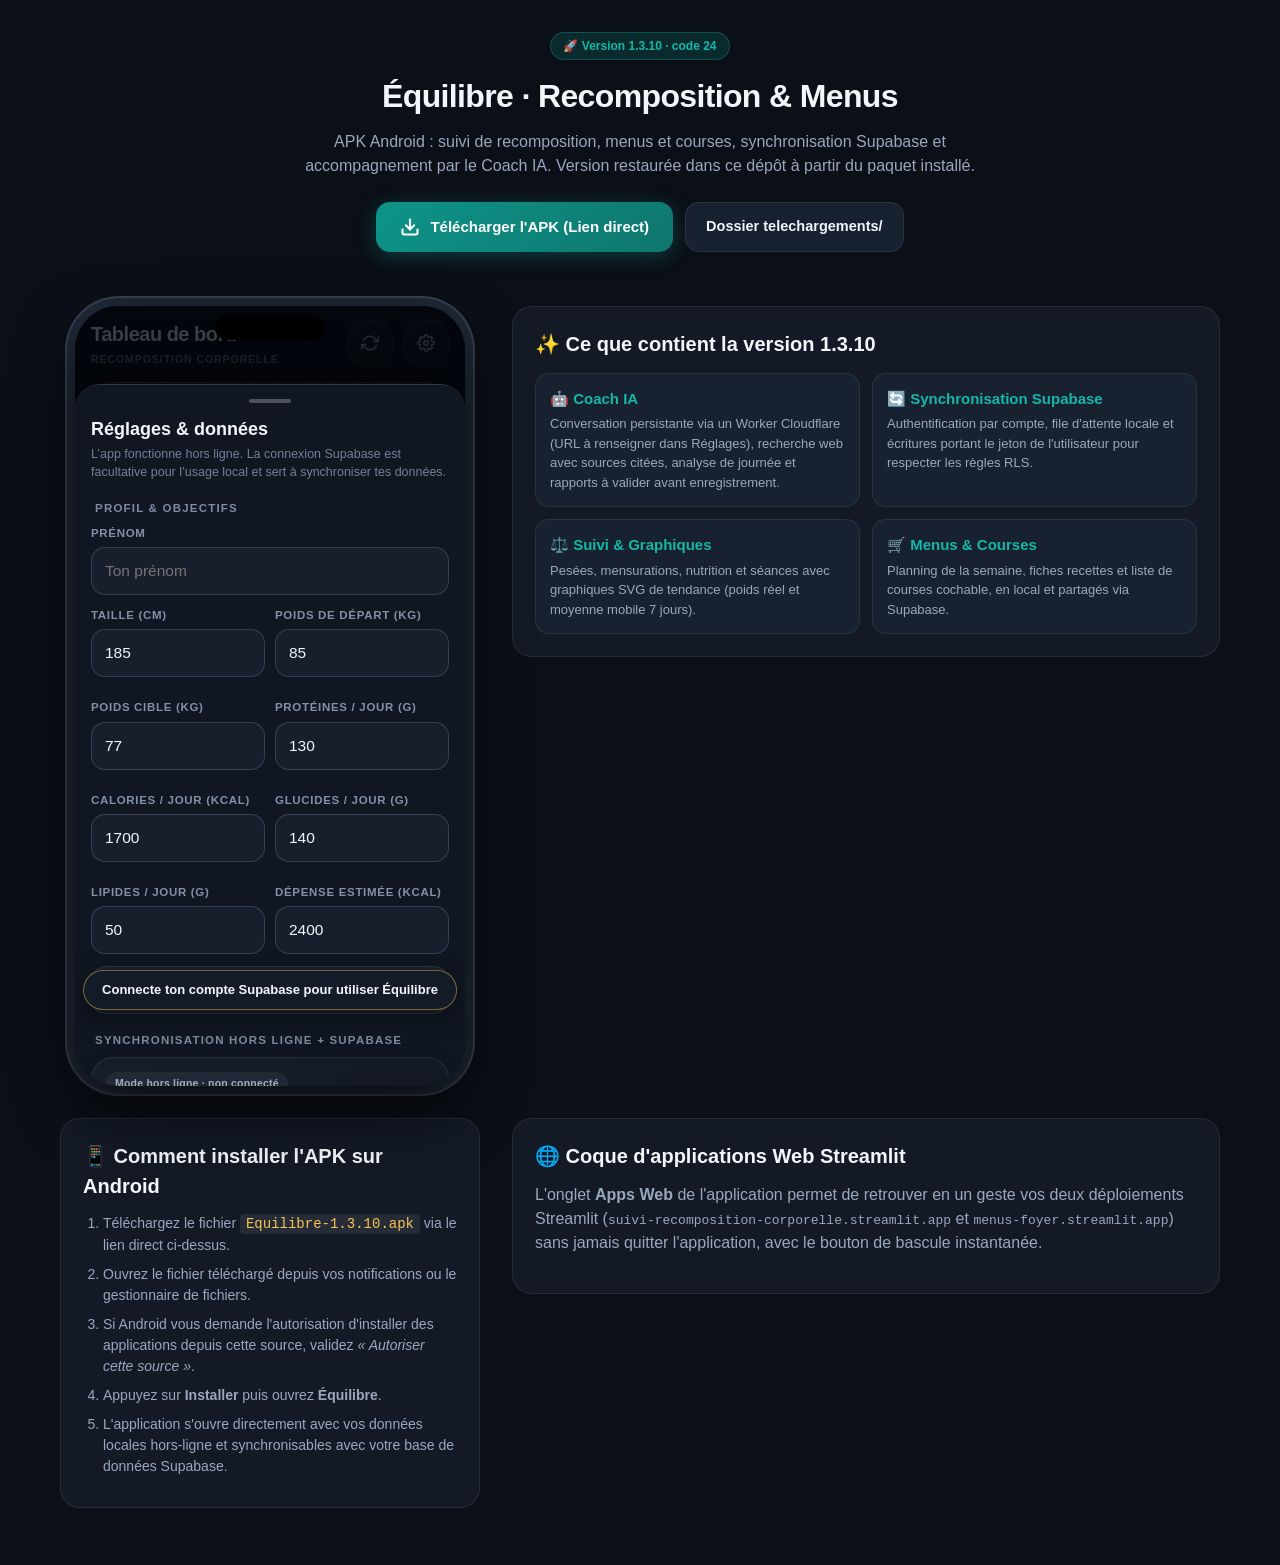
<file: index.html>
<!DOCTYPE html>
<html lang="fr">
<head>
    <meta charset="utf-8">
    <meta name="viewport" content="width=device-width, initial-scale=1">
    <title>Équilibre 1.3.10 — APK Android & Aperçu</title>
    <style>
        :root {
            --bg: #0B0F17;
            --card: #131A26;
            --card-2: #18212F;
            --line: rgba(255, 255, 255, 0.08);
            --teal: #0D9488;
            --teal-light: #14B8A6;
            --txt: #F2F5FA;
            --txt-2: #9AA7BC;
            --txt-3: #6B7789;
            --gold: #F5C451;
            --up: #10B981;
        }
        * { box-sizing: border-box; }
        body {
            margin: 0;
            padding: 0;
            background: var(--bg);
            color: var(--txt);
            font-family: -apple-system, BlinkMacSystemFont, "Segoe UI", Roboto, sans-serif;
            line-height: 1.5;
        }
        .header {
            padding: 32px 20px 24px;
            text-align: center;
            max-width: 900px;
            margin: 0 auto;
        }
        .badge {
            display: inline-flex;
            align-items: center;
            gap: 6px;
            padding: 4px 12px;
            border-radius: 999px;
            font-size: 12px;
            font-weight: 700;
            background: rgba(13, 148, 136, 0.2);
            color: var(--teal-light);
            border: 1px solid rgba(13, 148, 136, 0.4);
            margin-bottom: 12px;
        }
        h1 {
            font-size: 32px;
            font-weight: 800;
            margin: 0 0 10px;
            letter-spacing: -0.02em;
        }
        p.lead {
            font-size: 16px;
            color: var(--txt-2);
            max-width: 680px;
            margin: 0 auto 24px;
        }
        .actions {
            display: flex;
            flex-wrap: wrap;
            gap: 12px;
            justify-content: center;
            margin-bottom: 30px;
        }
        .btn-telecharger {
            display: inline-flex;
            align-items: center;
            gap: 10px;
            background: linear-gradient(135deg, var(--teal), #0F766E);
            color: #FFFFFF;
            font-weight: 750;
            font-size: 15px;
            padding: 13px 24px;
            border-radius: 14px;
            text-decoration: none;
            box-shadow: 0 4px 20px rgba(13, 148, 136, 0.35);
            transition: transform .12s ease, opacity .2s ease;
        }
        .btn-telecharger:hover { transform: translateY(-1px); }
        .btn-telecharger:active { transform: translateY(1px); }
        .btn-secondaire {
            display: inline-flex;
            align-items: center;
            gap: 8px;
            background: var(--card-2);
            color: var(--txt);
            font-weight: 650;
            font-size: 14.5px;
            padding: 13px 20px;
            border-radius: 14px;
            text-decoration: none;
            border: 1px solid var(--line);
        }
        .container {
            max-width: 1200px;
            margin: 0 auto;
            padding: 0 20px 40px;
            display: grid;
            grid-template-columns: 1fr;
            gap: 32px;
        }
        @media (min-width: 900px) {
            .container {
                grid-template-columns: 420px 1fr;
                align-items: start;
            }
        }
        /* Cadre mobile */
        .mockup-wrapper {
            position: sticky;
            top: 20px;
            display: flex;
            justify-content: center;
        }
        .phone-frame {
            width: 390px;
            height: 780px;
            background: #000000;
            border-radius: 44px;
            box-shadow: 0 25px 60px rgba(0, 0, 0, 0.7), 0 0 0 8px #1F2937, 0 0 0 10px #374151;
            overflow: hidden;
            position: relative;
        }
        .phone-island {
            position: absolute;
            top: 10px;
            left: 50%;
            transform: translateX(-50%);
            width: 110px;
            height: 24px;
            background: #000;
            border-radius: 16px;
            z-index: 100;
        }
        .phone-frame iframe {
            width: 100%;
            height: 100%;
            border: 0;
            display: block;
        }
        /* Contenu descriptif */
        .content-card {
            background: var(--card);
            border: 1px solid var(--line);
            border-radius: 20px;
            padding: 22px;
            margin-bottom: 18px;
        }
        .content-card h2 {
            margin: 0 0 12px;
            font-size: 20px;
            font-weight: 750;
            color: var(--txt);
        }
        .grid-features {
            display: grid;
            grid-template-columns: 1fr 1fr;
            gap: 12px;
            margin-top: 14px;
        }
        .feature-item {
            background: var(--card-2);
            border: 1px solid var(--line);
            border-radius: 14px;
            padding: 14px;
        }
        .feature-item h3 {
            margin: 0 0 4px;
            font-size: 15px;
            font-weight: 700;
            color: var(--teal-light);
        }
        .feature-item p {
            margin: 0;
            font-size: 13px;
            color: var(--txt-2);
        }
        .instructions ol {
            padding-left: 20px;
            color: var(--txt-2);
            margin: 8px 0;
        }
        .instructions li {
            margin-bottom: 8px;
            font-size: 14px;
        }
        .instructions code {
            background: rgba(255, 255, 255, 0.08);
            padding: 2px 6px;
            border-radius: 4px;
            color: var(--gold);
        }
    </style>
</head>
<body>
    <div class="header">
        <div class="badge">🚀 Version 1.3.10 · code 24</div>
        <h1>Équilibre · Recomposition & Menus</h1>
        <p class="lead">
            APK Android : suivi de recomposition, menus et courses, synchronisation Supabase
            et accompagnement par le Coach IA. Version restaurée dans ce dépôt à partir du paquet installé.
        </p>
        <div class="actions">
            <a href="telechargements/Equilibre-1.3.10.apk" class="btn-telecharger" id="btnDlDirect">
                <svg width="20" height="20" viewBox="0 0 24 24" fill="none" stroke="currentColor" stroke-width="2.5" stroke-linecap="round" stroke-linejoin="round">
                    <path d="M21 15v4a2 2 0 0 1-2 2H5a2 2 0 0 1-2-2v-4"></path>
                    <polyline points="7 10 12 15 17 10"></polyline>
                    <line x1="12" y1="15" x2="12" y2="3"></line>
                </svg>
                Télécharger l'APK (Lien direct)
            </a>
            <a href="https://github.com/flaviensaillard/suivi-recomposition/tree/main/telechargements" class="btn-secondaire" target="_blank">
                Dossier telechargements/
            </a>
        </div>
    </div>

    <div class="container">
        <!-- Mockup interactif -->
        <div class="mockup-wrapper">
            <div class="phone-frame">
                <div class="phone-island"></div>
                <iframe src="app/src/main/assets/www/index.html" title="Aperçu mobile Équilibre"></iframe>
            </div>
        </div>

        <!-- Détails de la version & Améliorations -->
        <div class="details">
            <div class="content-card">
                <h2>✨ Ce que contient la version 1.3.10</h2>
                <div class="grid-features">
                    <div class="feature-item">
                        <h3>🤖 Coach IA</h3>
                        <p>Conversation persistante via un Worker Cloudflare (URL à renseigner dans Réglages), recherche web avec sources citées, analyse de journée et rapports à valider avant enregistrement.</p>
                    </div>
                    <div class="feature-item">
                        <h3>🔄 Synchronisation Supabase</h3>
                        <p>Authentification par compte, file d'attente locale et écritures portant le jeton de l'utilisateur pour respecter les règles RLS.</p>
                    </div>
                    <div class="feature-item">
                        <h3>⚖️ Suivi & Graphiques</h3>
                        <p>Pesées, mensurations, nutrition et séances avec graphiques SVG de tendance (poids réel et moyenne mobile 7 jours).</p>
                    </div>
                    <div class="feature-item">
                        <h3>🛒 Menus & Courses</h3>
                        <p>Planning de la semaine, fiches recettes et liste de courses cochable, en local et partagés via Supabase.</p>
                    </div>
                </div>
                </div>
            </div>

            <div class="content-card instructions">
                <h2>📱 Comment installer l'APK sur Android</h2>
                <ol>
                    <li>Téléchargez le fichier <code>Equilibre-1.3.10.apk</code> via le lien direct ci-dessus.</li>
                    <li>Ouvrez le fichier téléchargé depuis vos notifications ou le gestionnaire de fichiers.</li>
                    <li>Si Android vous demande l'autorisation d'installer des applications depuis cette source, validez <em>« Autoriser cette source »</em>.</li>
                    <li>Appuyez sur <strong>Installer</strong> puis ouvrez <strong>Équilibre</strong>.</li>
                    <li>L'application s'ouvre directement avec vos données locales hors-ligne et synchronisables avec votre base de données Supabase.</li>
                </ol>
            </div>

            <div class="content-card">
                <h2>🌐 Coque d'applications Web Streamlit</h2>
                <p style="color: var(--txt-2); margin-top: 0;">
                    L'onglet <strong>Apps Web</strong> de l'application permet de retrouver en un geste vos deux déploiements Streamlit (<code>suivi-recomposition-corporelle.streamlit.app</code> et <code>menus-foyer.streamlit.app</code>) sans jamais quitter l'application, avec le bouton de bascule instantanée.
                </p>
            </div>
        </div>
    </div>
</body>
</html>
</file>
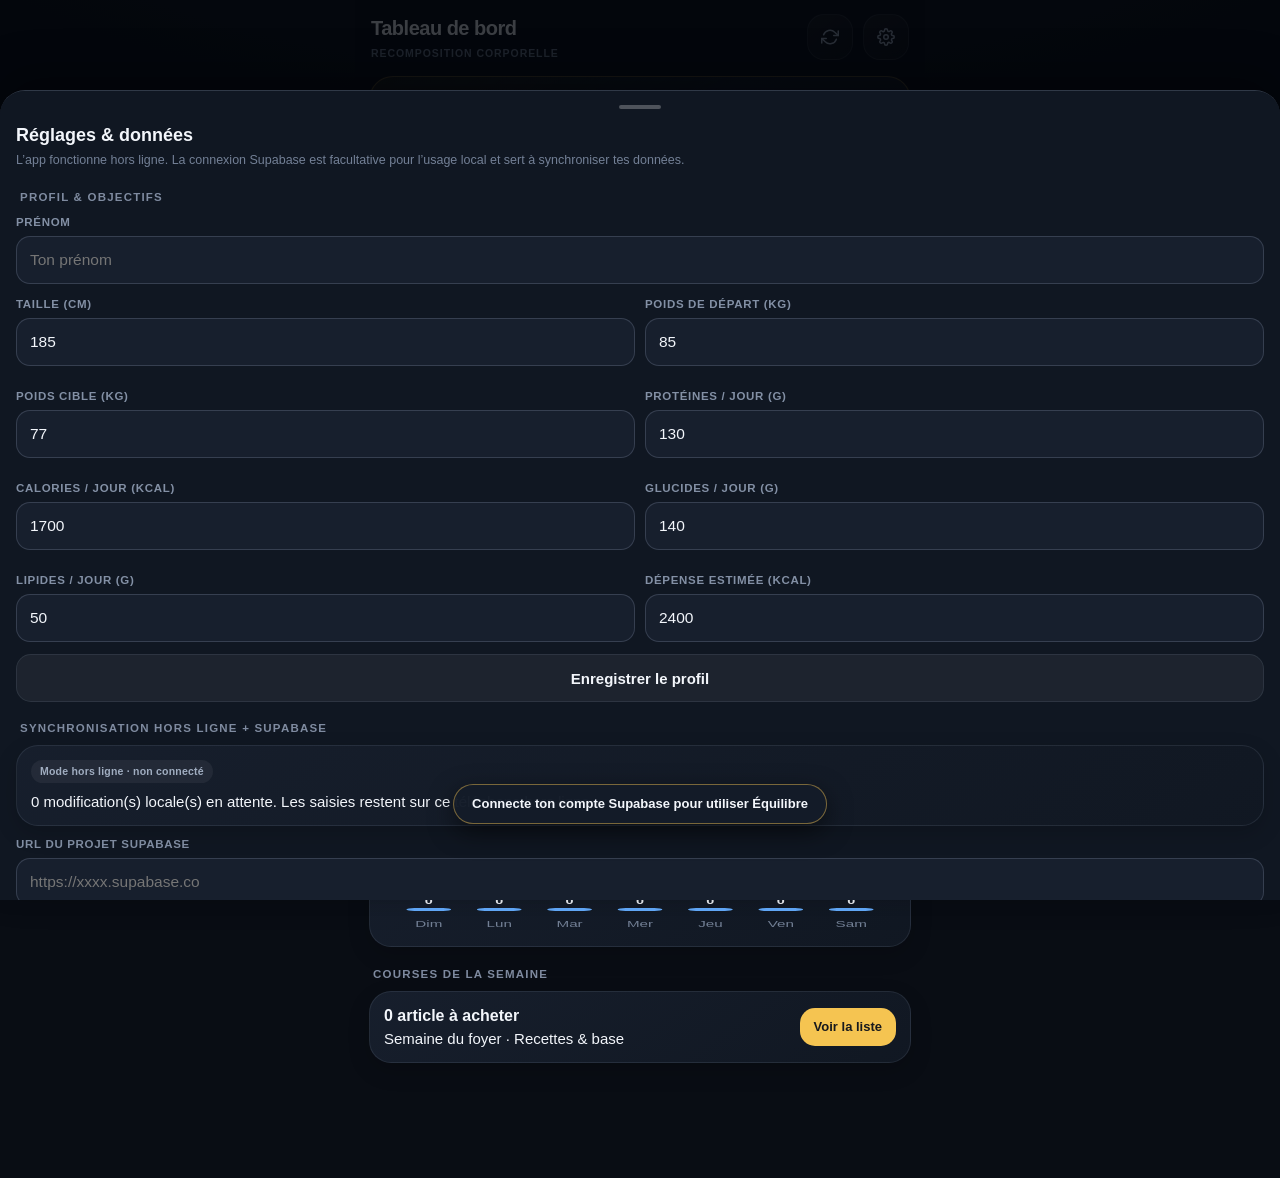
<file: app/src/main/assets/www/index.html>
<!DOCTYPE html>
<html lang="fr">
<head>
    <meta charset="utf-8">
    <meta name="viewport" content="width=device-width, initial-scale=1, maximum-scale=1, user-scalable=no, viewport-fit=cover">
    <meta name="theme-color" content="#090D14">
    <meta name="apple-mobile-web-app-capable" content="yes">
    <meta name="apple-mobile-web-app-status-bar-style" content="black-translucent">
    <title>Équilibre · Recomposition Corporelle</title>
    <link rel="stylesheet" href="css/app.css">
</head>
<body>
    <div id="app">
        <!-- Barre supérieure -->
        <header class="topbar">
            <h1 id="titreOnglet">
                Tableau de bord
                <span class="sub" id="sousTitre">recomposition corporelle</span>
            </h1>
            <button class="iconbtn" id="btnRefresh" title="Actualiser" aria-label="Actualiser">
                <svg width="18" height="18" viewBox="0 0 24 24" fill="none" stroke="currentColor" stroke-width="2" stroke-linecap="round" stroke-linejoin="round">
                    <polyline points="23 4 23 10 17 10"></polyline>
                    <polyline points="1 20 1 14 7 14"></polyline>
                    <path d="M3.51 9a9 9 0 0 1 14.85-3.36L23 10M1 14l4.64 4.36A9 9 0 0 0 20.49 15"></path>
                </svg>
            </button>
            <button class="iconbtn" id="btnReglages" title="Objectifs & Paramètres" aria-label="Objectifs & Paramètres">
                <svg width="18" height="18" viewBox="0 0 24 24" fill="none" stroke="currentColor" stroke-width="2" stroke-linecap="round" stroke-linejoin="round">
                    <circle cx="12" cy="12" r="3"></circle>
                    <path d="M19.4 15a1.65 1.65 0 0 0 .33 1.82l.06.06a2 2 0 1 1-2.83 2.83l-.06-.06a1.65 1.65 0 0 0-1.82-.33 1.65 1.65 0 0 0-1 1.51V21a2 2 0 1 1-4 0v-.09A1.65 1.65 0 0 0 9 19.4a1.65 1.65 0 0 0-1.82.33l-.06.06a2 2 0 1 1-2.83-2.83l.06-.06a1.65 1.65 0 0 0 .33-1.82 1.65 1.65 0 0 0-1.51-1H3a2 2 0 1 1 0-4h.09A1.65 1.65 0 0 0 4.6 9a1.65 1.65 0 0 0-.33-1.82l-.06-.06a2 2 0 1 1 2.83-2.83l.06.06a1.65 1.65 0 0 0 1.82.33H9a1.65 1.65 0 0 0 1-1.51V3a2 2 0 1 1 4 0v.09a1.65 1.65 0 0 0 1 1.51 1.65 1.65 0 0 0 1.82-.33l.06-.06a2 2 0 1 1 2.83 2.83l-.06.06a1.65 1.65 0 0 0-.33 1.82V9a1.65 1.65 0 0 0 1.51 1H21a2 2 0 1 1 0 4h-.09a1.65 1.65 0 0 0-1.51 1z"></path>
                </svg>
            </button>
        </header>

        <!-- Conteneur principal de la vue active -->
        <main id="view" class="enter"></main>

        <!-- Barre de navigation basse à 6 onglets -->
        <nav class="bottom" id="nav">
            <button data-onglet="bord" class="actif">
                <svg viewBox="0 0 24 24">
                    <rect x="3" y="3" width="7" height="9" rx="1"></rect>
                    <rect x="14" y="3" width="7" height="5" rx="1"></rect>
                    <rect x="14" y="12" width="7" height="9" rx="1"></rect>
                    <rect x="3" y="16" width="7" height="5" rx="1"></rect>
                </svg>
                <span>Bord</span>
            </button>
            <button data-onglet="pesee">
                <svg viewBox="0 0 24 24">
                    <path d="M12 3v18M3 9l9-6 9 6"></path>
                    <path d="M6 13l-3 6h6l-3-6zM18 13l-3 6h6l-3-6z"></path>
                </svg>
                <span>Pesée</span>
            </button>
            <button data-onglet="seances">
                <svg viewBox="0 0 24 24">
                    <path d="M6 5v14M18 5v14M2 9v6M22 9v6M6 12h12"></path>
                </svg>
                <span>Séances</span>
            </button>
            <button data-onglet="menus">
                <svg viewBox="0 0 24 24">
                    <path d="M18 8h1a4 4 0 0 1 0 8h-1"></path>
                    <path d="M2 8h16v9a4 4 0 0 1-4 4H6a4 4 0 0 1-4-4V8z"></path>
                    <line x1="6" y1="1" x2="6" y2="4"></line>
                    <line x1="10" y1="1" x2="10" y2="4"></line>
                    <line x1="14" y1="1" x2="14" y2="4"></line>
                </svg>
                <span>Menus</span>
            </button>
            <button data-onglet="nutrition">
                <svg viewBox="0 0 24 24">
                    <path d="M3 8h18v1a9 9 0 0 1-18 0V8z"></path>
                    <path d="M6 4v3M10 3v4M14 3v4M18 4v3"></path>
                    <path d="M12 18v3M8 21h8"></path>
                </svg>
                <span>Nutrition</span>
            </button>
            <button data-onglet="coach">
                <svg viewBox="0 0 24 24">
                    <path d="M12 3l1.2 4.2L17.5 9l-4.3 1.8L12 15l-1.2-4.2L6.5 9l4.3-1.8L12 3z"></path>
                    <path d="M19 14l.7 2.3L22 17l-2.3.7L19 20l-.7-2.3L16 17l2.3-.7L19 14z"></path>
                    <path d="M5 14l.8 2.2L8 17l-2.2.8L5 20l-.8-2.2L2 17l2.2-.8L5 14z"></path>
                </svg>
                <span>Coach IA</span>
            </button>
        </nav>

        <!-- Feuille modale tactile -->
        <div class="voile" id="voile"></div>
        <div class="feuille" id="feuille">
            <div class="poignee"></div>
            <div id="feuilleCorps"></div>
        </div>

        <!-- Notification Toast -->
        <div class="toast" id="toast"></div>
    </div>

    <!-- Scripts modulaires -->
    <script src="js/util.js"></script>
    <script src="js/models.js"></script>
    <script src="js/store.js"></script>
    <script src="js/net.js"></script>
    <script src="js/menu.js"></script>
    <script src="js/ui.js"></script>
    <script src="js/menu_views.js"></script>
    <script src="js/views.js"></script>
    <script src="js/coach.js"></script>
    <script src="js/app.js"></script>
</body>
</html>
</file>
<file: app/src/main/assets/www/css/app.css>
/* Équilibre — Feuille de style mobile ergonomique et fluide.
   Thème sombre moderne inspiré de MonPortefeuille2 :
   - cibles tactiles >= 44 px, typographie soignée et contrastée ;
   - cartes posées sur fond profond avec lueurs d'ambiance ;
   - animations matérielles fluides et transitions instantanées. */

:root {
    --bg: #0B0F17;
    --bg-2: #0E1420;
    --card: #131A26;
    --card-2: #18212F;
    --line: rgba(255, 255, 255, 0.07);
    --line-strong: rgba(255, 255, 255, 0.14);
    --txt: #F2F5FA;
    --txt-2: #9AA7BC;
    --txt-3: #6B7789;
    --teal: #0D9488;
    --teal-glow: rgba(13, 148, 136, 0.18);
    --teal-light: #14B8A6;
    --gold: #F5C451;
    --up: #10B981;
    --down: #EF4444;
    --flat: #38BDF8;
    --r: 18px;
    --safe-b: env(safe-area-inset-bottom, 0px);
    --safe-t: env(safe-area-inset-top, 0px);
}

* { box-sizing: border-box; -webkit-tap-highlight-color: transparent; }

html, body {
    margin: 0;
    padding: 0;
    background: var(--bg);
    color: var(--txt);
    font-family: -apple-system, BlinkMacSystemFont, "Segoe UI", Roboto, "Helvetica Neue", Arial, sans-serif;
    font-size: 15px;
    line-height: 1.4;
    overscroll-behavior-y: none;
    -webkit-font-smoothing: antialiased;
    text-rendering: optimizeLegibility;
}

body::before {
    content: "";
    position: fixed;
    inset: 0;
    background:
        radial-gradient(120% 60% at 50% -10%, rgba(13, 148, 136, 0.12), transparent 60%),
        radial-gradient(90% 50% at 100% 100%, rgba(245, 196, 81, 0.06), transparent 60%);
    pointer-events: none;
    z-index: 0;
}

#app {
    position: relative;
    z-index: 1;
    min-height: 100vh;
    padding-bottom: calc(78px + var(--safe-b));
}

/* ------------------------------------------------------------- Barre supérieure */
header.topbar {
    position: sticky;
    top: 0;
    z-index: 30;
    padding: calc(var(--safe-t) + 12px) 16px 10px;
    display: flex;
    align-items: center;
    gap: 10px;
    background: linear-gradient(180deg, rgba(11, 15, 23, 0.98) 60%, rgba(11, 15, 23, 0));
    backdrop-filter: blur(14px);
}

header.topbar h1 {
    font-size: 19px;
    font-weight: 750;
    margin: 0;
    flex: 1;
    letter-spacing: -0.01em;
}

header.topbar .sub {
    display: block;
    font-size: 11px;
    font-weight: 500;
    color: var(--txt-3);
    letter-spacing: 0.04em;
    text-transform: uppercase;
    margin-top: 2px;
}

.iconbtn {
    width: 40px;
    height: 40px;
    border-radius: 13px;
    border: 1px solid var(--line);
    background: rgba(255, 255, 255, 0.04);
    color: var(--txt-2);
    display: flex;
    align-items: center;
    justify-content: center;
    font-size: 17px;
    cursor: pointer;
    transition: transform .12s ease, background .2s ease, color .2s ease;
}
.iconbtn:active { transform: scale(0.92); background: rgba(255, 255, 255, 0.09); color: var(--txt); }
.iconbtn.spin { animation: spin .9s linear infinite; }
@keyframes spin { to { transform: rotate(360deg); } }

main#view { padding: 4px 14px 12px; }
main#view.enter { animation: in .25s cubic-bezier(.2, .8, .2, 1); }
@keyframes in { from { opacity: 0; transform: translateY(8px); } to { opacity: 1; transform: none; } }

/* -------------------------------------------------------------------- Cartes */
.card {
    background: var(--card);
    border: 1px solid var(--line);
    border-radius: var(--r);
    padding: 15px 15px 14px;
    margin: 0 0 12px;
    position: relative;
}
.card.tight { padding: 12px 14px; }
.card.teal { border-color: rgba(13, 148, 136, 0.35); background: linear-gradient(160deg, rgba(13, 148, 136, 0.12), rgba(19, 26, 38, 0.95) 60%); }
.card.hero { padding: 18px 16px 16px; border-radius: 20px; }
.card.flat { background: rgba(255, 255, 255, 0.03); }

.hero-montant { font-size: 34px; font-weight: 800; letter-spacing: -0.02em; font-variant-numeric: tabular-nums; line-height: 1.1; margin: 4px 0 2px; }
.hero-sub { font-size: 13.5px; font-weight: 600; color: var(--teal-light); font-variant-numeric: tabular-nums; }

.titre {
    font-size: 12px;
    font-weight: 700;
    letter-spacing: 0.08em;
    text-transform: uppercase;
    color: var(--txt-3);
    margin: 18px 4px 8px;
    display: flex;
    align-items: center;
    gap: 8px;
}
.titre:first-child { margin-top: 6px; }
.titre .n { color: var(--txt-2); font-weight: 600; letter-spacing: 0; text-transform: none; }

.lbl { font-size: 11.5px; font-weight: 650; letter-spacing: 0.06em; text-transform: uppercase; color: var(--txt-3); }
.up { color: var(--up) !important; }
.down { color: var(--down) !important; }
.flat { color: var(--flat) !important; }
.gold { color: var(--gold) !important; }
.dim { color: var(--txt-3); }

/* ---------------------------------------------------- Tuiles interactives (Mini) */
.grille { display: grid; gap: 10px; }
.g2 { grid-template-columns: 1fr 1fr; }
.g3 { grid-template-columns: repeat(3, 1fr); }

.mini {
    background: var(--card-2);
    border: 1px solid var(--line);
    border-radius: 16px;
    padding: 12px 13px;
    display: flex;
    flex-direction: column;
    justify-content: space-between;
    min-height: 94px;
    transition: transform .12s ease, border-color .2s ease;
}
.tuile-cliquable { cursor: pointer; }
.tuile-cliquable:active { transform: scale(0.97); border-color: var(--teal); }

.mini .v { font-size: 20px; font-weight: 750; font-variant-numeric: tabular-nums; letter-spacing: -0.01em; margin: 2px 0 1px; }
.mini .e { font-size: 11.5px; color: var(--txt-2); font-variant-numeric: tabular-nums; margin-bottom: 6px; }
.mini .l { font-size: 11px; font-weight: 650; letter-spacing: 0.05em; text-transform: uppercase; color: var(--txt-3); }

/* ------------------------------------------------------------------- Badges */
.badge {
    display: inline-flex;
    align-items: center;
    gap: 4px;
    font-size: 11.5px;
    font-weight: 700;
    padding: 3px 9px;
    border-radius: 999px;
    letter-spacing: 0.02em;
    white-space: nowrap;
}
.badge.ok { background: rgba(16, 185, 129, 0.15); color: var(--up); }
.badge.warn { background: rgba(239, 68, 68, 0.16); color: var(--down); }
.badge.info { background: rgba(13, 148, 136, 0.18); color: var(--teal-light); }
.badge.mut { background: rgba(255, 255, 255, 0.07); color: var(--txt-2); }

/* ----------------------------------------------------- Barres de progression */
.barre { height: 7px; border-radius: 999px; background: rgba(255, 255, 255, 0.08); position: relative; overflow: hidden; margin-top: 4px; }
.barre > i { position: absolute; inset: 0 auto 0 0; border-radius: 999px; background: var(--teal); transition: width .45s cubic-bezier(.2, .8, .2, 1); }
.barre > u { position: absolute; top: -3px; width: 2px; height: 13px; background: rgba(255, 255, 255, 0.85); border-radius: 2px; }

/* ------------------------------------------------------------------- Lignes */
.ligne {
    display: flex;
    align-items: center;
    gap: 11px;
    padding: 10px 0;
    border-bottom: 1px solid var(--line);
}
.ligne:last-child { border-bottom: none; }
.ligne .gr { flex: 1; min-width: 0; }
.ligne .tt { font-size: 14.5px; font-weight: 650; letter-spacing: -0.01em; }
.ligne .st { font-size: 12px; color: var(--txt-3); margin-top: 1px; }
.ligne .dr { text-align: right; font-variant-numeric: tabular-nums; }
.ligne .dr .a { font-size: 14.5px; font-weight: 700; }
.ligne .dr .b { font-size: 11.5px; color: var(--txt-3); }

.pastille {
    width: 38px;
    height: 38px;
    border-radius: 12px;
    display: flex;
    align-items: center;
    justify-content: center;
    font-size: 18px;
    flex-shrink: 0;
}

.ligne-repas-type {
    display: flex;
    align-items: center;
    padding: 9px 0;
    border-bottom: 1px solid var(--line);
    cursor: pointer;
}
.ligne-repas-type:last-child { border-bottom: none; }
.ligne-repas-type .gr { flex: 1; min-width: 0; padding-right: 6px; }
.ligne-repas-type .tt { font-size: 14px; font-weight: 700; }
.ligne-repas-type .st { font-size: 11.5px; color: var(--txt-3); overflow: hidden; text-overflow: ellipsis; white-space: nowrap; }
.ligne-repas-type .dr { text-align: right; font-variant-numeric: tabular-nums; flex-shrink: 0; }
.ligne-repas-type .dr .a { font-size: 14px; font-weight: 750; }
.ligne-repas-type .dr .b { font-size: 11px; color: var(--txt-3); }

/* ------------------------------------------------------------- Navigation basse */
nav.bottom {
    position: fixed;
    left: 0; right: 0; bottom: 0;
    z-index: 40;
    display: flex;
    padding: 6px 4px calc(6px + var(--safe-b));
    background: rgba(13, 18, 28, 0.96);
    border-top: 1px solid var(--line);
    backdrop-filter: blur(16px);
}
nav.bottom button {
    flex: 1;
    background: none;
    border: 0;
    color: var(--txt-3);
    padding: 6px 2px 4px;
    min-height: 52px;
    display: flex;
    flex-direction: column;
    align-items: center;
    gap: 3px;
    font-size: 10.5px;
    font-weight: 700;
    letter-spacing: 0.02em;
    cursor: pointer;
    position: relative;
    transition: color .18s ease;
}
nav.bottom button svg {
    width: 22px;
    height: 22px;
    fill: none;
    stroke: currentColor;
    stroke-width: 1.8;
    stroke-linecap: round;
    stroke-linejoin: round;
    opacity: .75;
    transition: opacity .18s ease, transform .18s ease;
}
nav.bottom button.actif { color: var(--teal-light); }
nav.bottom button.actif svg { opacity: 1; transform: translateY(-1px); stroke: var(--teal-light); }
nav.bottom button span { font-size: 10.5px; }
nav.bottom button.actif::before {
    content: "";
    position: absolute;
    top: 0; left: 50%;
    transform: translateX(-50%);
    width: 26px; height: 3px;
    border-radius: 999px;
    background: var(--teal-light);
}

/* ---------------------------------------------------------------- Chips filtres */
.chips { display: flex; gap: 7px; overflow-x: auto; padding: 2px 0 8px; scrollbar-width: none; }
.chips::-webkit-scrollbar { display: none; }
.chip {
    flex: 0 0 auto;
    border: 1px solid var(--line);
    background: rgba(255, 255, 255, 0.04);
    color: var(--txt-2);
    border-radius: 999px;
    padding: 8px 14px;
    min-height: 38px;
    font-size: 13px;
    font-weight: 650;
    cursor: pointer;
    transition: all .16s ease;
}
.chip.actif { background: var(--teal); border-color: var(--teal); color: #FFFFFF; }
.chip:active { transform: scale(0.95); }

/* ------------------------------------------------------------- Boutons & Formulaires */
.btn {
    width: 100%;
    min-height: 50px;
    border-radius: 15px;
    border: 0;
    background: var(--teal);
    color: #FFFFFF;
    font-size: 15px;
    font-weight: 750;
    cursor: pointer;
    transition: transform .12s ease, opacity .2s ease;
    font-family: inherit;
    display: inline-flex;
    align-items: center;
    justify-content: center;
    gap: 8px;
}
.btn:active { transform: scale(0.98); opacity: .9; }
.btn-hero { background: linear-gradient(135deg, var(--teal), #0F766E); box-shadow: 0 4px 16px rgba(13, 148, 136, 0.35); }
.btn-flat { background: rgba(255, 255, 255, 0.06); color: var(--txt); border: 1px solid var(--line); }
.btn-flat:active { background: rgba(255, 255, 255, 0.10); }

.champ { margin-bottom: 12px; }
.champ label { display: block; font-size: 11.5px; font-weight: 700; letter-spacing: 0.06em; text-transform: uppercase; color: var(--txt-3); margin-bottom: 6px; }
.champ input, .champ select, .champ textarea {
    width: 100%;
    background: rgba(255, 255, 255, 0.05);
    border: 1px solid var(--line);
    border-radius: 13px;
    color: var(--txt);
    font-size: 15.5px;
    padding: 12px 13px;
    min-height: 48px;
    font-family: inherit;
    outline: none;
    transition: border-color .18s ease, background .18s ease;
}
.champ input:focus, .champ select:focus, .champ textarea:focus { border-color: var(--teal); background: rgba(13, 148, 136, 0.08); }
.champ select { appearance: none; background-image: linear-gradient(45deg, transparent 50%, var(--txt-3) 50%), linear-gradient(135deg, var(--txt-3) 50%, transparent 50%); background-position: calc(100% - 20px) 21px, calc(100% - 14px) 21px; background-size: 6px 6px; background-repeat: no-repeat; }

/* ------------------------------------------------------------- Feuille modale */
.voile {
    position: fixed; inset: 0; z-index: 60;
    background: rgba(3, 6, 12, 0.70);
    opacity: 0; pointer-events: none;
    transition: opacity .22s ease;
}
.voile.ouvert { opacity: 1; pointer-events: auto; }

.feuille {
    position: fixed;
    left: 0; right: 0; bottom: 0;
    z-index: 61;
    background: var(--bg-2);
    border-top: 1px solid var(--line-strong);
    border-radius: 22px 22px 0 0;
    padding: 10px 16px calc(18px + var(--safe-b));
    transform: translateY(102%);
    transition: transform .3s cubic-bezier(.2, .85, .25, 1);
    max-height: 90vh;
    overflow-y: auto;
}
.feuille.ouvert { transform: none; }
.feuille .poignee { width: 42px; height: 4px; border-radius: 999px; background: rgba(255, 255, 255, 0.22); margin: 4px auto 14px; }
.feuille h3 { margin: 0 0 4px; font-size: 18px; font-weight: 750; }
.feuille .aide { font-size: 12.5px; color: var(--txt-3); margin-bottom: 14px; }

/* ---------------------------------------------------------------- Toast */
.toast {
    position: fixed;
    bottom: calc(76px + var(--safe-b));
    left: 50%;
    transform: translateX(-50%) translateY(20px);
    z-index: 50;
    background: rgba(19, 26, 38, 0.96);
    border: 1px solid var(--teal);
    color: var(--txt);
    padding: 10px 18px;
    border-radius: 999px;
    font-size: 13px;
    font-weight: 650;
    opacity: 0;
    pointer-events: none;
    transition: all .25s cubic-bezier(.2, .8, .2, 1);
    box-shadow: 0 8px 24px rgba(0, 0, 0, 0.5);
    white-space: nowrap;
}
.toast.ouvert { opacity: 1; transform: translateX(-50%) translateY(0); pointer-events: auto; }

/* Le toast doit rester au-dessus des feuilles modales, sinon les erreurs d’authentification sont invisibles. */
.toast { z-index: 70; }
.auth-message {
    display: none;
    margin: 10px 0;
    padding: 10px 12px;
    border: 1px solid rgba(245, 110, 110, 0.45);
    border-radius: 12px;
    background: rgba(245, 110, 110, 0.10);
    color: #ffd5d5;
    font-size: 13px;
    line-height: 1.45;
    white-space: pre-wrap;
    overflow-wrap: anywhere;
    max-height: 220px;
    overflow-y: auto;
}
.auth-message.visible { display: block; }
.auth-message.info {
    border-color: rgba(101, 174, 255, 0.4);
    background: rgba(101, 174, 255, 0.08);
    color: var(--txt-2);
}

/* ------------------------------------------------------------- Graphiques SVG */
.graphique-wrap { width: 100%; position: relative; }
.svg-graphique { width: 100%; height: 160px; display: block; overflow: visible; }
.svg-barres { width: 100%; height: 90px; display: block; overflow: visible; }
.graphique-info { text-align: center; font-size: 11.5px; color: var(--txt-3); margin-top: 8px; min-height: 18px; }

/* ------------------------------------------------------------- Courses interactives */
.ligne-course {
    display: flex;
    align-items: center;
    gap: 12px;
    padding: 10px 0;
    border-bottom: 1px solid var(--line);
    cursor: pointer;
    user-select: none;
}
.ligne-course:last-child { border-bottom: none; }
.ligne-course.pris .item-nom { text-decoration: line-through; color: var(--txt-3); }
.ligne-course.pris .st { color: rgba(107, 119, 137, 0.6); }

.case-check {
    width: 24px;
    height: 24px;
    border-radius: 7px;
    border: 1.5px solid var(--line-strong);
    display: flex;
    align-items: center;
    justify-content: center;
    font-size: 14px;
    color: transparent;
    transition: all .16s ease;
    flex-shrink: 0;
}
.case-check.coche {
    background: var(--teal);
    border-color: var(--teal);
    color: #FFFFFF;
}

/* ------------------------------------------------------------- Séances & Séries */
.ligne-serie {
    display: flex;
    align-items: center;
    gap: 8px;
    padding: 6px 0;
}
.in-mini {
    width: 72px;
    min-height: 36px !important;
    padding: 6px 8px !important;
    font-size: 13.5px !important;
    background: rgba(255, 255, 255, 0.05);
    border: 1px solid var(--line);
    border-radius: 9px;
    color: var(--txt);
    text-align: center;
}
select.in-mini.in-charge {
    flex: 1 1 112px;
    width: auto;
    min-width: 88px;
    max-width: 180px;
    padding: 6px 5px !important;
    text-align: left;
}
.select-minuteur {
    min-height: 38px;
    padding: 6px 8px;
    border: 1px solid var(--line-strong);
    border-radius: 9px;
    background: rgba(255,255,255,0.05);
    color: var(--txt);
    font-size: 13px;
}
.check-serie {
    margin-left: auto;
    display: flex;
    align-items: center;
    cursor: pointer;
}
.check-serie input { display: none; }
.cb-visuel {
    padding: 6px 12px;
    border-radius: 9px;
    font-size: 12px;
    font-weight: 700;
    background: rgba(255, 255, 255, 0.06);
    color: var(--txt-3);
    border: 1px solid var(--line);
    transition: all .15s ease;
}
.check-serie input:checked + .cb-visuel {
    background: rgba(16, 185, 129, 0.2);
    border-color: var(--up);
    color: var(--up);
}

.minuteur-card { background: linear-gradient(135deg, rgba(13, 148, 136, 0.15), rgba(19, 26, 38, 0.95)); border-color: rgba(13, 148, 136, 0.3); }
.minuteur-temps { font-size: 26px; font-weight: 850; letter-spacing: -0.01em; font-variant-numeric: tabular-nums; color: var(--teal-light); }

/* ------------------------------------------------------------- Accordéons */
.accordeon { border: 1px solid var(--line); border-radius: 14px; margin-bottom: 10px; overflow: hidden; background: var(--card); }
.accordeon .tete { padding: 12px 14px; display: flex; align-items: center; gap: 10px; cursor: pointer; user-select: none; }
.accordeon .tete .p { font-size: 14px; font-weight: 700; flex: 1; }
.accordeon .tete .chev { font-size: 16px; color: var(--txt-3); transition: transform .2s ease; }
.accordeon.ouvert .tete .chev { transform: rotate(90deg); color: var(--teal-light); }
.accordeon .corps { display: none; border-top: 1px solid var(--line); }
.accordeon.ouvert .corps { display: block; }

/* ------------------------------------------------------------- Coque Web Apps */
.coque-web-wrapper {
    position: relative;
    width: 100%;
    height: calc(100vh - 170px - var(--safe-b));
    min-height: 480px;
    border-radius: 18px;
    overflow: hidden;
    border: 1px solid var(--line);
    background: #0E1420;
}
.coque-frame {
    width: 100%;
    height: 100%;
    border: 0;
    display: block;
    background: #0E1420;
}
.chargement-frame {
    position: absolute;
    inset: 0;
    background: var(--bg-2);
    display: flex;
    flex-direction: column;
    align-items: center;
    justify-content: center;
    z-index: 10;
    color: var(--txt-2);
    font-size: 14px;
    font-weight: 600;
}

/* --------------------------------------------------------------------------
   Refonte visuelle Équilibre — cartes compactes, tuiles et palette sombre
   inspirées des captures fournies. Aucun contenu ni comportement métier n'est
   supprimé : seules la présentation et l'organisation visuelle sont adaptées.
---------------------------------------------------------------------------- */
:root {
    --bg: #090D14;
    --bg-2: #101722;
    --card: #141C29;
    --card-2: #192332;
    --line: rgba(154, 170, 194, 0.13);
    --line-strong: rgba(154, 170, 194, 0.23);
    --txt: #F3F6FB;
    --txt-2: #A0ADC0;
    --txt-3: #738096;
    --teal: #D8AC43;
    --teal-glow: rgba(245, 196, 81, 0.15);
    --teal-light: #F5C451;
    --gold: #F5C451;
    --up: #31C98C;
    --down: #EF625D;
    --flat: #65AEFF;
    --r: 21px;
}

html, body {
    background: var(--bg);
    color: var(--txt);
    scrollbar-color: #303B4C transparent;
}

body::before {
    background:
        radial-gradient(100% 45% at 50% -14%, rgba(90, 111, 147, 0.12), transparent 68%),
        radial-gradient(75% 45% at 100% 100%, rgba(245, 196, 81, 0.035), transparent 72%);
}

#app { min-height: 100vh; padding-bottom: calc(84px + var(--safe-b)); }

header.topbar {
    padding: calc(var(--safe-t) + 14px) 16px 12px;
    gap: 10px;
    background: linear-gradient(180deg, rgba(9, 13, 20, 0.985) 68%, rgba(9, 13, 20, 0.82) 88%, rgba(9, 13, 20, 0));
    backdrop-filter: blur(18px);
    -webkit-backdrop-filter: blur(18px);
}
header.topbar h1 {
    font-size: 20px;
    font-weight: 760;
    letter-spacing: -0.025em;
}
header.topbar .sub {
    margin-top: 4px;
    color: var(--txt-3);
    font-size: 10.5px;
    font-weight: 700;
    letter-spacing: 0.09em;
}
.iconbtn {
    width: 46px;
    height: 46px;
    flex: 0 0 46px;
    border-radius: 17px;
    border-color: var(--line);
    background: linear-gradient(145deg, rgba(255,255,255,0.055), rgba(255,255,255,0.025));
    color: var(--txt-2);
}
.iconbtn:active { background: rgba(245,196,81,0.12); color: var(--gold); }

main#view { padding: 3px 14px 20px; }

.card {
    background: linear-gradient(145deg, rgba(23, 31, 45, 0.98), rgba(17, 24, 35, 0.98));
    border: 1px solid var(--line);
    border-radius: 22px;
    padding: 16px;
    margin-bottom: 11px;
    box-shadow: 0 8px 22px rgba(0, 0, 0, 0.16);
}
.card.tight { padding: 13px 14px; }
.card.teal {
    border-color: rgba(245, 196, 81, 0.24);
    background: linear-gradient(145deg, rgba(245,196,81,0.065), rgba(20,28,41,0.98) 46%, rgba(17,24,35,0.98));
}
.card.hero {
    padding: 19px 17px 17px;
    border-radius: 24px;
    border-color: rgba(245, 196, 81, 0.30);
    background: linear-gradient(145deg, rgba(245,196,81,0.075), rgba(20,28,41,0.98) 44%, rgba(17,24,35,0.98));
    box-shadow: 0 12px 30px rgba(0,0,0,0.20);
}
.card.flat { background: rgba(255,255,255,0.025); }

.hero-montant {
    margin: 5px 0 3px;
    font-size: clamp(32px, 8.2vw, 38px);
    line-height: 1.08;
    letter-spacing: -0.035em;
    font-weight: 820;
}
.hero-sub { color: var(--flat); font-size: 13.5px; font-weight: 650; }
.lbl { color: var(--txt-3); font-size: 10.5px; letter-spacing: 0.095em; }
.titre {
    margin: 19px 4px 9px;
    color: #7F8BA0;
    font-size: 11.5px;
    font-weight: 780;
    letter-spacing: 0.105em;
}
.titre:first-child { margin-top: 5px; }
.titre .n { color: var(--txt-2); font-size: 12px; font-weight: 650; }
.dim { color: var(--txt-3); }

/* Tuiles indicateurs */
.grille { gap: 10px; }
.grille.g2 { grid-template-columns: repeat(2, minmax(0, 1fr)); }
.mini {
    min-width: 0;
    min-height: 102px;
    padding: 13px 14px;
    border: 1px solid rgba(154,170,194,0.12);
    border-radius: 19px;
    background: linear-gradient(145deg, #1A2433, #151D2A 82%);
    box-shadow: 0 7px 18px rgba(0,0,0,0.12);
}
.mini .l { color: #7C899E; font-size: 10.3px; font-weight: 760; letter-spacing: 0.075em; }
.mini .v { margin: 4px 0 1px; font-size: 21px; font-weight: 790; letter-spacing: -0.025em; line-height: 1.16; }
.mini .e { margin: 2px 0 4px; color: var(--txt-2); font-size: 11.2px; line-height: 1.35; }
.mini .barre { margin-top: 7px; }
.tuile-cliquable { cursor: pointer; }
.tuile-cliquable:active { transform: scale(0.985); border-color: rgba(245,196,81,0.55); }
.badge { padding: 4px 9px; font-size: 10.5px; }
.badge.ok { background: rgba(49,201,140,0.15); color: var(--up); }
.badge.warn { background: rgba(239,98,93,0.15); color: var(--down); }
.badge.info { background: rgba(101,174,255,0.13); color: var(--flat); }
.badge.mut { background: rgba(255,255,255,0.055); color: var(--txt-2); }
.barre { height: 7px; background: rgba(255,255,255,0.09); }
.barre > i { border-radius: 999px; }

/* Repas types : cartes horizontales plutôt qu'une longue liste */
.repas-carousel {
    display: flex;
    gap: 10px;
    overflow-x: auto;
    margin: 0 -14px 4px 0;
    padding: 2px 14px 8px 1px;
    scroll-snap-type: x mandatory;
    overscroll-behavior-x: contain;
    scrollbar-width: none;
}
.repas-carousel::-webkit-scrollbar, .carousel-jours::-webkit-scrollbar { display: none; }
.ligne-repas-type {
    flex: 0 0 min(84vw, 310px);
    min-height: 104px;
    padding: 13px 12px;
    gap: 9px;
    border: 1px solid var(--line);
    border-radius: 19px;
    background: linear-gradient(145deg, #1A2433, #151D2A);
    box-shadow: 0 7px 18px rgba(0,0,0,0.14);
    scroll-snap-align: start;
}
.ligne-repas-type:last-child { border-bottom: 1px solid var(--line); }
.ligne-repas-type .tt { font-size: 13.5px; line-height: 1.2; }
.ligne-repas-type .st { color: var(--txt-3); font-size: 11px; line-height: 1.3; white-space: normal; overflow: visible; text-overflow: clip; }
.ligne-repas-type .dr .a { font-size: 13px; }
.ligne-repas-type .dr .b { font-size: 10.5px; }
.ligne-repas-type .btn-noter-repas { border-color: rgba(245,196,81,0.25); color: var(--gold); }

/* Mensurations : quatre petites cartes au lieu de quatre lignes */
.card-mensurations { padding: 12px; }
.grille-mensurations { gap: 8px; margin-bottom: 10px; }
.tuile-mensuration { min-height: 91px; padding: 11px 12px; }
.tuile-mensuration .l { font-size: 9.8px; }
.tuile-mensuration .e { min-height: 27px; font-size: 10.2px; }
.tuile-mensuration .v { margin-top: 2px; font-size: 21px; }
.tuile-mensuration .v small { color: var(--txt-3); font-size: 11px; font-weight: 650; letter-spacing: 0; }

/* Planning : une tuile par jour, à faire défiler horizontalement */
.carousel-jours {
    display: flex;
    gap: 10px;
    overflow-x: auto;
    margin: 0 -14px 3px 0;
    padding: 2px 14px 9px 1px;
    scroll-snap-type: x mandatory;
    overscroll-behavior-x: contain;
    scrollbar-width: none;
}
.jour-card {
    flex: 0 0 calc(100% - 34px);
    margin: 0 !important;
    padding: 15px 14px;
    scroll-snap-align: start;
}
.jour-card .badge { font-size: 10px; }
.jour-card .ligne { gap: 9px; }
.jour-card .pastille { width: 34px; height: 34px; border-radius: 11px; font-size: 16px; }
.jour-card .tt { line-height: 1.3; }

/* Séances : des cartes nettes, contrôles plus compacts, mêmes saisies */
.exercise-card { padding: 14px 14px 12px; }
.exercise-card .exercise-description { color: #A4B0C2 !important; font-size: 12px !important; line-height: 1.4 !important; }
.exercise-card .exercise-loads { gap: 5px !important; }
.exercise-series { border-color: var(--line) !important; }
.ligne-serie { gap: 5px; padding: 5px 0; }
.ligne-serie > span:first-child { flex: 0 0 58px; width: 58px !important; font-size: 11px !important; }
.in-mini { width: 62px; border-color: var(--line-strong); background: rgba(255,255,255,0.045); }
.check-serie .cb-visuel { padding: 7px 9px; font-size: 11px; }
.minuteur-card { background: linear-gradient(145deg, rgba(245,196,81,0.08), #151E2B 70%); border-color: rgba(245,196,81,0.22); }
.minuteur-temps { color: var(--gold); font-size: 27px; }
.accordeon { background: var(--card); border-radius: 17px; }
.accordeon .tete { min-height: 49px; }
.accordeon.ouvert .tete .chev { color: var(--gold); }

/* Navigation et commandes */
nav.bottom {
    padding: 7px 4px calc(7px + var(--safe-b));
    background: rgba(12, 17, 26, 0.97);
    border-top-color: rgba(154,170,194,0.14);
    box-shadow: 0 -8px 24px rgba(0,0,0,0.18);
    backdrop-filter: blur(18px);
    -webkit-backdrop-filter: blur(18px);
}
nav.bottom button { min-height: 57px; gap: 4px; color: #6E7A8E; font-size: 11px; }
nav.bottom button svg { width: 23px; height: 23px; opacity: 0.82; }
nav.bottom button.actif, nav.bottom button.actif svg { color: var(--gold); stroke: var(--gold); }
nav.bottom button.actif::before { width: 29px; height: 3px; background: var(--gold); }
nav.bottom button span { font-size: 10.5px; }
.chips { gap: 7px; }
.chip {
    border-color: var(--line);
    background: rgba(255,255,255,0.045);
    color: var(--txt-2);
    min-height: 40px;
    border-radius: 14px;
    padding: 8px 13px;
}
.chip.actif { background: rgba(245,196,81,0.14); border-color: rgba(245,196,81,0.34); color: var(--gold); }
.btn {
    min-height: 48px;
    border-radius: 15px;
    background: var(--gold);
    color: #17191D;
    font-weight: 780;
}
.btn:active { opacity: 0.86; }
.btn-hero { background: linear-gradient(135deg, #F8D36F, #E9B742); color: #17191D; box-shadow: 0 5px 18px rgba(245,196,81,0.16); }
.btn-flat { background: rgba(255,255,255,0.055); border: 1px solid var(--line); color: var(--txt); }
.btn-flat:active { background: rgba(255,255,255,0.10); }

.champ label { color: #8390A5; }
.champ input, .champ select, .champ textarea { background: #171F2D; border-color: var(--line-strong); border-radius: 14px; }
.champ input:focus, .champ select:focus, .champ textarea:focus { border-color: var(--gold); background: rgba(245,196,81,0.055); }
.case-check.coche { background: var(--gold); border-color: var(--gold); color: #17191D; }
.ligne-course { padding: 12px 3px; }
.ligne-course:active { background: rgba(255,255,255,0.025); }

/* Fenêtres modales, notifications et intégration web */
.voile { background: rgba(2,5,10,0.76); }
.feuille {
    background: #101722;
    border-color: var(--line-strong);
    border-radius: 25px 25px 0 0;
    box-shadow: 0 -16px 44px rgba(0,0,0,0.30);
}
.feuille .poignee { background: rgba(255,255,255,0.26); }
.toast { background: rgba(20,28,41,0.98); border-color: rgba(245,196,81,0.45); }
.coque-web-wrapper { border-radius: 21px; border-color: var(--line-strong); background: #101722; }
.coque-frame { background: #101722; }
.chargement-frame { background: #101722; }

@media (max-width: 380px) {
    main#view { padding-right: 11px; padding-left: 11px; }
    .hero-montant { font-size: 31px; }
    .grille { gap: 8px; }
    .mini { padding: 11px; }
    .mini .v { font-size: 19px; }
    .grille.g3 .mini .v { font-size: 15px; }
    .grille.g3 .mini .l { font-size: 8.8px; letter-spacing: 0.045em; }
    .grille.g3 .mini .e { font-size: 9.5px; }
    .repas-carousel, .carousel-jours { margin-right: -11px; padding-right: 11px; }
    .ligne-repas-type { flex-basis: 84vw; }
    .jour-card { flex-basis: calc(100% - 26px); }
    .ligne-serie > span:first-child { flex-basis: 52px; width: 52px !important; }
    .in-mini { width: 56px; }
    .check-serie .cb-visuel { padding: 7px 7px; font-size: 10px; }
    nav.bottom button span { font-size: 9.5px; }
}

@media (min-width: 650px) {
    main#view { max-width: 570px; margin-left: auto; margin-right: auto; }
    header.topbar { max-width: 570px; margin-left: auto; margin-right: auto; }
    .repas-carousel, .carousel-jours { margin-right: 0; }
}

@media (prefers-reduced-motion: reduce) {
    *, *::before, *::after { animation-duration: 0.01ms !important; transition-duration: 0.01ms !important; scroll-behavior: auto !important; }
}

.recipe-meta { flex-wrap: wrap; gap: 6px !important; margin: 8px 0 !important; }
.recipe-meta > span {
    padding: 4px 7px;
    border-radius: 999px;
    background: rgba(255,255,255,0.045);
    color: var(--txt-2);
    font-size: 10.5px;
    white-space: nowrap;
}
.recipe-ingredients { margin-bottom: 10px !important; color: var(--txt-2); font-size: 11.5px; line-height: 1.4; }
.recipe-ingredients b { color: #8794A8; }
.card-programme { padding: 17px; }
.app-toolbar { border-color: rgba(245,196,81,0.24) !important; background: linear-gradient(145deg, #1A2433, #151D2A) !important; }
.app-toolbar .lbl { color: var(--gold) !important; }

/* Les trois résumés de pesée restent lisibles sur un téléphone étroit. */
.grille.g3 { grid-template-columns: repeat(2, minmax(0, 1fr)); }
.grille.g3 .mini .l { white-space: nowrap; }
.grille.g3 .mini .v { white-space: nowrap; font-size: 22px; }
.grille.g3 .mini:nth-child(3) {
    grid-column: 1 / -1;
    display: grid;
    grid-template-columns: 1fr auto;
    grid-template-rows: auto auto;
    align-items: center;
    min-height: 72px;
}
.grille.g3 .mini:nth-child(3) .l { grid-area: 1 / 1; }
.grille.g3 .mini:nth-child(3) .v { grid-area: 1 / 2; margin: 0; font-size: 20px; }
.grille.g3 .mini:nth-child(3) .e { grid-area: 2 / 1 / 3 / 3; margin: 0; }

/* Les quatre durées du minuteur tiennent toujours dans leur tuile. */
.minuteur-card > div:first-child { flex-wrap: wrap; gap: 10px; }
.minuteur-card > div:first-child > div:last-child {
    display: grid !important;
    grid-template-columns: repeat(4, minmax(0, 1fr));
    flex: 1 1 100%;
    width: 100%;
    gap: 5px !important;
}
.minuteur-card .btn-timer { min-width: 0; padding: 6px 4px; font-size: 11px; }

@media (min-width: 560px) {
    .grille.g3 { grid-template-columns: repeat(3, minmax(0, 1fr)); }
    .grille.g3 .mini:nth-child(3) { grid-column: auto; display: flex; min-height: 102px; }
    .grille.g3 .mini:nth-child(3) .v { margin: 4px 0 1px; font-size: 22px; }
    .grille.g3 .mini:nth-child(3) .e { margin: 2px 0 4px; }
}

/* ---------------------------------------------------------------- Coach IA */
.coach-page { display:flex; flex-direction:column; gap:12px; padding-bottom:8px; }
.coach-page > .card { margin:0; }
.coach-hero { padding:17px; }
.coach-hero-top, .coach-chat-head { display:flex; align-items:flex-start; justify-content:space-between; gap:10px; }
.coach-hero-title { font-size:25px; font-weight:800; margin-top:3px; }
.coach-config-button { margin-top:12px; min-height:40px; }
.coach-analysis, .coach-chat-card, .coach-journal-card, .coach-memory-card { padding:15px; }
.coach-section-title { font-weight:800; font-size:16px; margin-bottom:5px; }
.coach-analysis-inputs { margin-top:8px; }
.coach-analysis .champ { margin-bottom:9px; }
.coach-analysis .btn-hero { margin-top:4px; }
.coach-draft-host { margin-top:10px; }
.coach-draft { margin-top:10px; border:1px solid rgba(245,196,81,.42); background:rgba(245,196,81,.055); }
.coach-draft-title { font-weight:800; color:var(--gold); margin-bottom:7px; }
.coach-draft-help { font-size:12px; color:var(--txt-2); line-height:1.45; margin-bottom:10px; }
.coach-draft-edit { min-height:210px; }
.coach-draft-actions { margin-top:9px; }
.coach-chat-head { align-items:center; margin-bottom:10px; }
.coach-chat-head .coach-section-title { margin:0 0 3px; }
.coach-small-button { flex:0 0 auto; width:auto; min-height:36px; padding:0 10px; font-size:11px; }
.coach-messages { display:flex; flex-direction:column; gap:9px; max-height:48vh; min-height:120px; overflow-y:auto; overscroll-behavior:contain; padding:4px 2px 8px; }
.coach-message { max-width:94%; padding:10px 12px; border-radius:15px; background:rgba(255,255,255,.055); border:1px solid var(--line); align-self:flex-start; }
.coach-message.user { align-self:flex-end; background:rgba(245,196,81,.09); border-color:rgba(245,196,81,.2); }
.coach-message.pending { opacity:.68; }
.coach-message-who { font-size:10px; font-weight:800; color:var(--gold); margin-bottom:5px; text-transform:uppercase; letter-spacing:.07em; }
.coach-message.user .coach-message-who { color:var(--teal-light); text-align:right; }
.coach-message-copy { white-space:pre-wrap; overflow-wrap:anywhere; font-size:13px; line-height:1.55; color:var(--txt); }
.coach-sources { margin-top:9px; padding-top:8px; border-top:1px solid var(--line); }
.coach-sources-title { font-size:11px; font-weight:800; color:var(--teal-light); margin-bottom:5px; }
.coach-source-row { display:flex; gap:6px; align-items:flex-start; font-size:11px; line-height:1.4; margin:4px 0; }
.coach-source-number { color:var(--txt-3); flex:0 0 auto; }
.coach-source { color:var(--teal-light); text-decoration:underline; text-underline-offset:2px; overflow-wrap:anywhere; }
.coach-thinking { color:var(--txt-3); font-size:12px; padding:5px 9px; }
.coach-empty { color:var(--txt-3); font-size:12px; line-height:1.5; padding:12px 9px; text-align:center; }
.coach-chat-form { display:flex; flex-direction:column; gap:8px; margin-top:9px; }
.coach-textarea { display:block; width:100%; min-height:72px; border:1px solid var(--line-strong); border-radius:13px; padding:10px 12px; background:rgba(255,255,255,.045); color:var(--txt); font:inherit; font-size:13px; line-height:1.45; resize:vertical; outline:none; }
.coach-textarea:focus { border-color:var(--gold); box-shadow:0 0 0 2px rgba(245,196,81,.1); }
.coach-textarea::placeholder { color:var(--txt-3); }
.coach-chat-form .btn { align-self:stretch; }
.coach-attachments { display:flex; flex-wrap:wrap; align-items:center; }
.coach-attachments:empty { display:none; }
.coach-attachments .badge { max-width:100%; }
.coach-attachments a { color:var(--txt-2); text-decoration:none; font-size:12px; }
.coach-attachments-sent { display:flex; flex-direction:column; gap:3px; margin-top:6px; }
.coach-attachment-sent { font-size:11.5px; color:var(--txt-2); background:rgba(255,255,255,.05); border:1px solid var(--line); border-radius:8px; padding:3px 8px; align-self:flex-start; max-width:100%; overflow-wrap:anywhere; }
.coach-memory-card > summary { cursor:pointer; list-style:none; }
.coach-memory-card > summary::-webkit-details-marker { display:none; }
.coach-memory-card > summary::after { content:'＋'; float:right; color:var(--gold); font-size:18px; font-weight:700; }
.coach-memory-card[open] > summary::after { content:'−'; }
.coach-memory-card > summary .st { margin-top:4px; }
.coach-memory-card > p { margin:10px 0; }
.coach-manifest { min-height:200px; font-size:12px; }
.coach-memory-actions { margin-top:8px; }
.coach-memory-actions .btn { min-height:43px; font-size:12px; }
.coach-journal-card { margin-top:0; }
.coach-reports { margin-top:8px; }
.coach-report { border-top:1px solid var(--line); padding:8px 0; }
.coach-report summary { display:flex; justify-content:space-between; align-items:center; gap:8px; cursor:pointer; list-style:none; }
.coach-report summary::-webkit-details-marker { display:none; }
.coach-report-date { font-size:13px; font-weight:750; }
.coach-report-hint { color:var(--txt-3); font-size:10.5px; }
.coach-report-body { padding:10px 2px; white-space:pre-wrap; overflow-wrap:anywhere; font-size:12px; line-height:1.55; }
.coach-delete-report { min-height:35px; padding:0 10px; width:auto; font-size:11px; color:var(--txt-3); }
.coach-footer { padding:2px 7px 12px; color:var(--txt-3); text-align:center; font-size:10.5px; line-height:1.4; }
nav.bottom button { min-width:0; }
nav.bottom button span { white-space:nowrap; font-size:9.5px; letter-spacing:0; }
@media (max-width:380px) {
    nav.bottom button { padding-left:0; padding-right:0; }
    nav.bottom button span { font-size:8.7px; }
    nav.bottom button svg { width:21px; height:21px; }
    .coach-analysis, .coach-chat-card, .coach-journal-card, .coach-memory-card { padding:12px; }
    .coach-draft-actions { grid-template-columns:1fr; }
}
</file>
